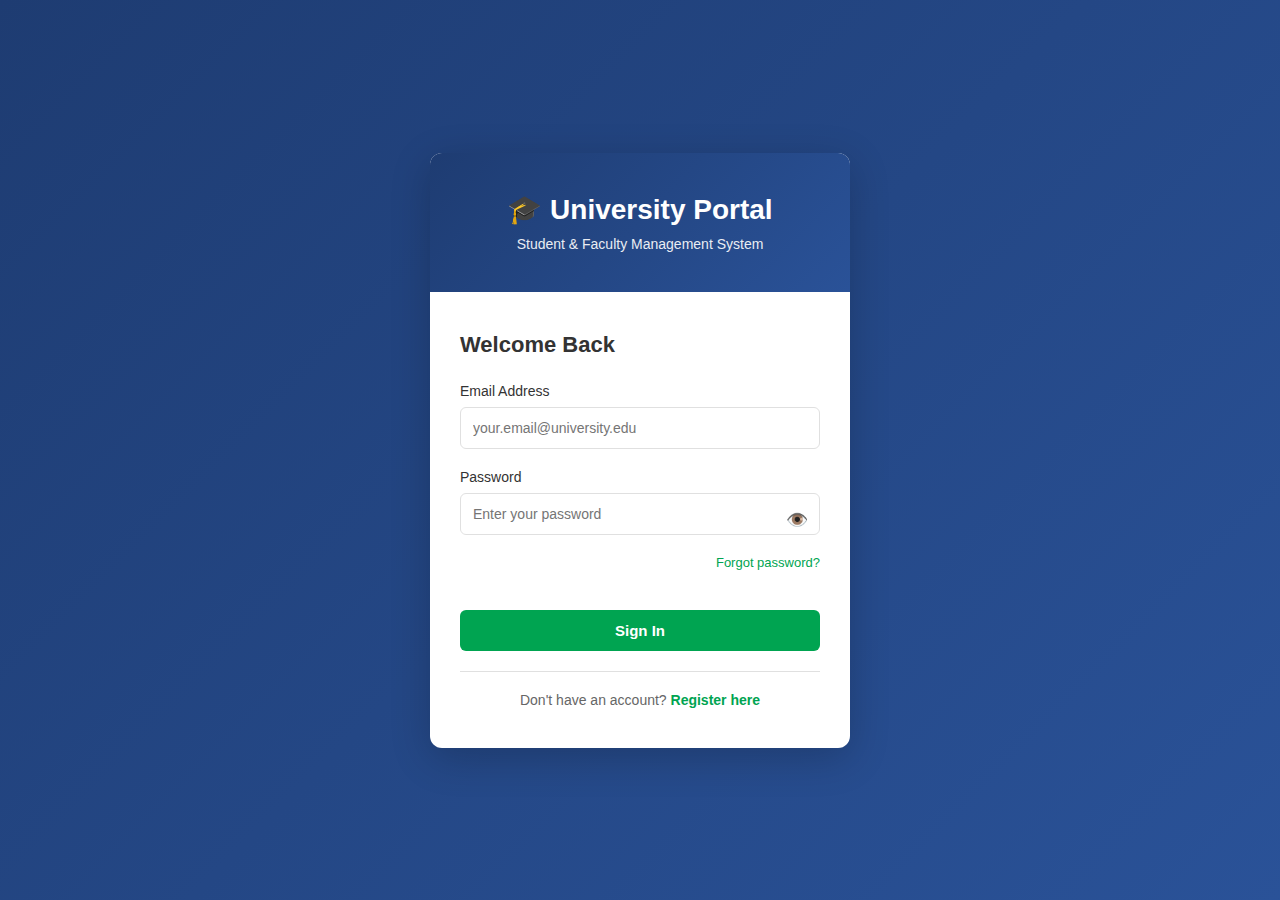
<file: Login And Register/login.html>
<!DOCTYPE html>
<html lang="en">

<head>
    <meta charset="UTF-8">
    <meta name="viewport" content="width=device-width, initial-scale=1.0">
    <title>Login - University Portal</title>
    <link rel="stylesheet" href="login.css">
</head>

<body>
    <div class="container">
        <div class="header">
            <h1>🎓 University Portal</h1>
            <p>Student & Faculty Management System</p>
        </div>

        <div class="form-container">
            <h2>Welcome Back</h2>

            <form>
                <div class="form-group">
                    <label for="loginEmail">Email Address</label>
                    <input type="email" id="loginEmail" placeholder="your.email@university.edu">
                </div>

                <div class="form-group password-group">
                    <label for="loginPassword">Password</label>
                    <input type="password" id="loginPassword" placeholder="Enter your password">
                    <button type="button" class="password-toggle">👁️</button>
                </div>

                <a href="#" class="forgot-password">Forgot password?</a>

                <button type="submit" class="btn-submit"><a href="/dash/index.html">Sign In</a></button>
            </form>

            <div class="toggle-link">
                <p>Don't have an account? <a href="register.html">Register here</a></p>
            </div>


        </div>
    </div>
</body>

</html>
</file>
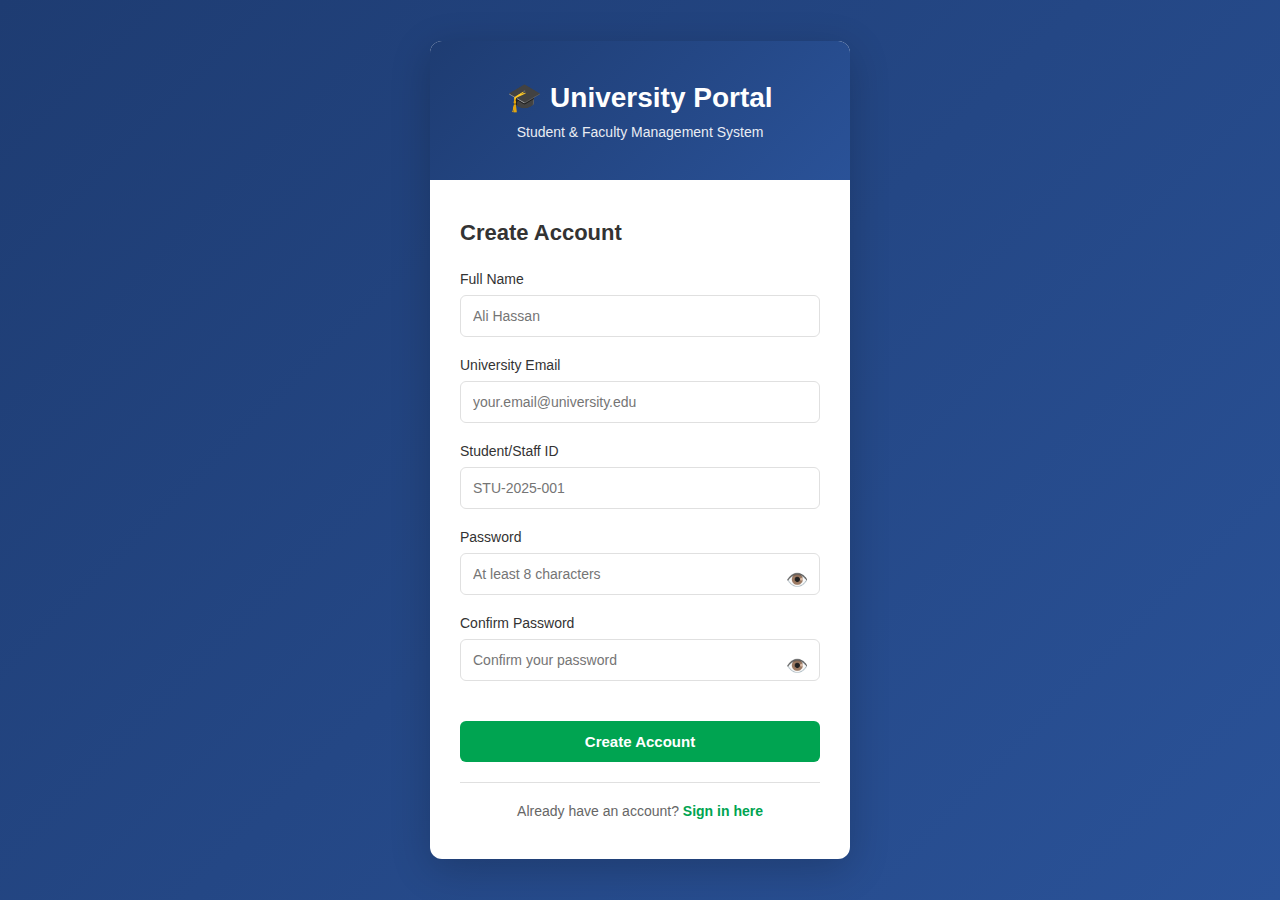
<file: Login And Register/register.html>
<!DOCTYPE html>
<html lang="en">

<head>
    <meta charset="UTF-8">
    <meta name="viewport" content="width=device-width, initial-scale=1.0">
    <title>Register - University Portal</title>
    <link rel="stylesheet" href="register.css">
</head>

<body>
    <div class="container">
        <div class="header">
            <h1>🎓 University Portal</h1>
            <p>Student & Faculty Management System</p>
        </div>

        <div class="form-container">
            <h2>Create Account</h2>

            <form>
                <div class="form-group">
                    <label for="regFullName">Full Name</label>
                    <input type="text" id="regFullName" placeholder="Ali Hassan">
                </div>

                <div class="form-group">
                    <label for="regEmail">University Email</label>
                    <input type="email" id="regEmail" placeholder="your.email@university.edu">
                </div>

                <div class="form-group">
                    <label for="regStudentID">Student/Staff ID</label>
                    <input type="text" id="regStudentID" placeholder="STU-2025-001">
                </div>

                <div class="form-group password-group">
                    <label for="regPassword">Password</label>
                    <input type="password" id="regPassword" placeholder="At least 8 characters">
                    <button type="button" class="password-toggle">👁️</button>
                </div>

                <div class="form-group password-group">
                    <label for="regConfirmPassword">Confirm Password</label>
                    <input type="password" id="regConfirmPassword" placeholder="Confirm your password">
                    <button type="button" class="password-toggle">👁️</button>
                </div>

                <button type="submit" class="btn-submit"><a href="login.html">Create Account</a></button>
            </form>

            <div class="toggle-link">
                <p>Already have an account? <a href="login.html">Sign in here</a></p>
            </div>
        </div>
    </div>
</body>

</html>
</file>
<file: Login And Register/login.css>
* {
            margin: 0;
            padding: 0;
            box-sizing: border-box;
        }

        body {
            font-family: 'Segoe UI', Tahoma, Geneva, Verdana, sans-serif;
            background: linear-gradient(135deg, #1e3c72 0%, #2a5298 100%);
            min-height: 100vh;
            display: flex;
            align-items: center;
            justify-content: center;
            padding: 20px;
        }

        .container {
            width: 100%;
            max-width: 420px;
            background: white;
            border-radius: 12px;
            box-shadow: 0 10px 40px rgba(0, 0, 0, 0.2);
            overflow: hidden;
        }

        .header {
            background: linear-gradient(135deg, #1e3c72 0%, #2a5298 100%);
            padding: 40px 20px;
            text-align: center;
            color: white;
        }

        .header h1 {
            font-size: 28px;
            margin-bottom: 10px;
            font-weight: 600;
        }

        .header p {
            font-size: 14px;
            opacity: 0.9;
        }

        .form-container {
            padding: 40px 30px;
        }

        .form-container h2 {
            color: #333;
            margin-bottom: 25px;
            font-size: 22px;
        }

        .form-group {
            margin-bottom: 20px;
        }

        .form-group label {
            display: block;
            margin-bottom: 8px;
            color: #333;
            font-weight: 500;
            font-size: 14px;
        }

        .form-group input {
            width: 100%;
            padding: 12px;
            border: 1.5px solid #e0e0e0;
            border-radius: 6px;
            font-size: 14px;
            transition: all 0.3s ease;
        }

        .form-group input:focus {
            outline: none;
            border-color: #2a5298;
            box-shadow: 0 0 0 3px rgba(42, 82, 152, 0.1);
        }

        .password-group {
            position: relative;
        }

        .password-toggle {
            position: absolute;
            right: 12px;
            top: 40px;
            background: none;
            border: none;
            color: #666;
            cursor: pointer;
            font-size: 18px;
        }

        .forgot-password {
            color: #00A451;
            text-decoration: none;
            font-size: 13px;
            float: right;
            margin-bottom: 20px;
            transition: color 0.3s ease;
        }

        .forgot-password:hover {
            color: #1e3c72;
            text-decoration: underline;
        }

        .btn-submit {
            width: 100%;
            padding: 12px;
            background: linear-gradient(135deg, #00A451 0%, #00A451 100%);
            color: white;
            border: none;
            border-radius: 6px;
            font-size: 15px;
            font-weight: 600;
            cursor: pointer;
            transition: all 0.3s ease;
            margin-top: 20px;
        }

        .btn-submit:hover {
            transform: translateY(-2px);
            box-shadow: 0 8px 20px rgba(42, 82, 152, 0.3);
        }
    
        .btn-submit a {
            color: white;
            text-decoration: none;
        }

        .toggle-link {
            text-align: center;
            margin-top: 20px;
            padding-top: 20px;
            border-top: 1px solid #e0e0e0;
        }

        .toggle-link p {
            color: #666;
            font-size: 14px;
        }

        .toggle-link a {
            color: #00A451;
            text-decoration: none;
            font-weight: 600;
            transition: color 0.3s ease;
        }

        .toggle-link a:hover {
            color: #1e3c72;
            text-decoration: underline;
        }

        /* Added home link styling */
        .back-home {
            text-align: center;
            margin-top: 15px;
            font-size: 13px;
        }

        .back-home a {
            color: #2a5298;
            text-decoration: none;
        }

        .back-home a:hover {
            text-decoration: underline;
        }

        @media (max-width: 480px) {
            .container {
                max-width: 100%;
            }

            .header h1 {
                font-size: 24px;
            }

            .form-container {
                padding: 30px 20px;
            }
        }
</file>
<file: Login And Register/register.css>
* {
            margin: 0;
            padding: 0;
            box-sizing: border-box;
        }

        body {
            font-family: 'Segoe UI', Tahoma, Geneva, Verdana, sans-serif;
            background: linear-gradient(135deg, #1e3c72 0%, #2a5298 100%);
            min-height: 100vh;
            display: flex;
            align-items: center;
            justify-content: center;
            padding: 20px;
        }

        .container {
            width: 100%;
            max-width: 420px;
            background: white;
            border-radius: 12px;
            box-shadow: 0 10px 40px rgba(0, 0, 0, 0.2);
            overflow: hidden;
        }

        .header {
            background: linear-gradient(135deg, #1e3c72 0%, #2a5298 100%);
            padding: 40px 20px;
            text-align: center;
            color: white;
        }

        .header h1 {
            font-size: 28px;
            margin-bottom: 10px;
            font-weight: 600;
        }

        .header p {
            font-size: 14px;
            opacity: 0.9;
        }

        .form-container {
            padding: 40px 30px;
        }

        .form-container h2 {
            color: #333;
            margin-bottom: 25px;
            font-size: 22px;
        }

        .form-group {
            margin-bottom: 20px;
        }

        .form-group label {
            display: block;
            margin-bottom: 8px;
            color: #333;
            font-weight: 500;
            font-size: 14px;
        }

        .form-group input {
            width: 100%;
            padding: 12px;
            border: 1.5px solid #e0e0e0;
            border-radius: 6px;
            font-size: 14px;
            transition: all 0.3s ease;
        }

        .form-group input:focus {
            outline: none;
            border-color: #2a5298;
            box-shadow: 0 0 0 3px rgba(42, 82, 152, 0.1);
        }

        .password-group {
            position: relative;
        }

        .password-toggle {
            position: absolute;
            right: 12px;
            top: 40px;
            background: none;
            border: none;
            color: #666;
            cursor: pointer;
            font-size: 18px;
        }

        .btn-submit {
            width: 100%;
            padding: 12px;
            background: linear-gradient(135deg, #00A451 0%, #00A451 100%);
            color: white;
            border: none;
            border-radius: 6px;
            font-size: 15px;
            font-weight: 600;
            cursor: pointer;
            transition: all 0.3s ease;
            margin-top: 20px;
        }
        .btn-submit a{
            color: white;
            text-decoration: none;
        }

        .btn-submit:hover {
            transform: translateY(-2px);
            box-shadow: 0 8px 20px rgba(42, 82, 152, 0.3);
        }

        .toggle-link {
            text-align: center;
            margin-top: 20px;
            padding-top: 20px;
            border-top: 1px solid #e0e0e0;
        }

        .toggle-link p {
            color: #666;
            font-size: 14px;
        }

        .toggle-link a {
            color: #00A451;
            text-decoration: none;
            font-weight: 600;
            transition: color 0.3s ease;
        }

        .toggle-link a:hover {
            color: #1e3c72;
            text-decoration: underline;
        }


        @media (max-width: 480px) {
            .container {
                max-width: 100%;
            }

            .header h1 {
                font-size: 24px;
            }

            .form-container {
                padding: 30px 20px;
            }
        }
</file>
